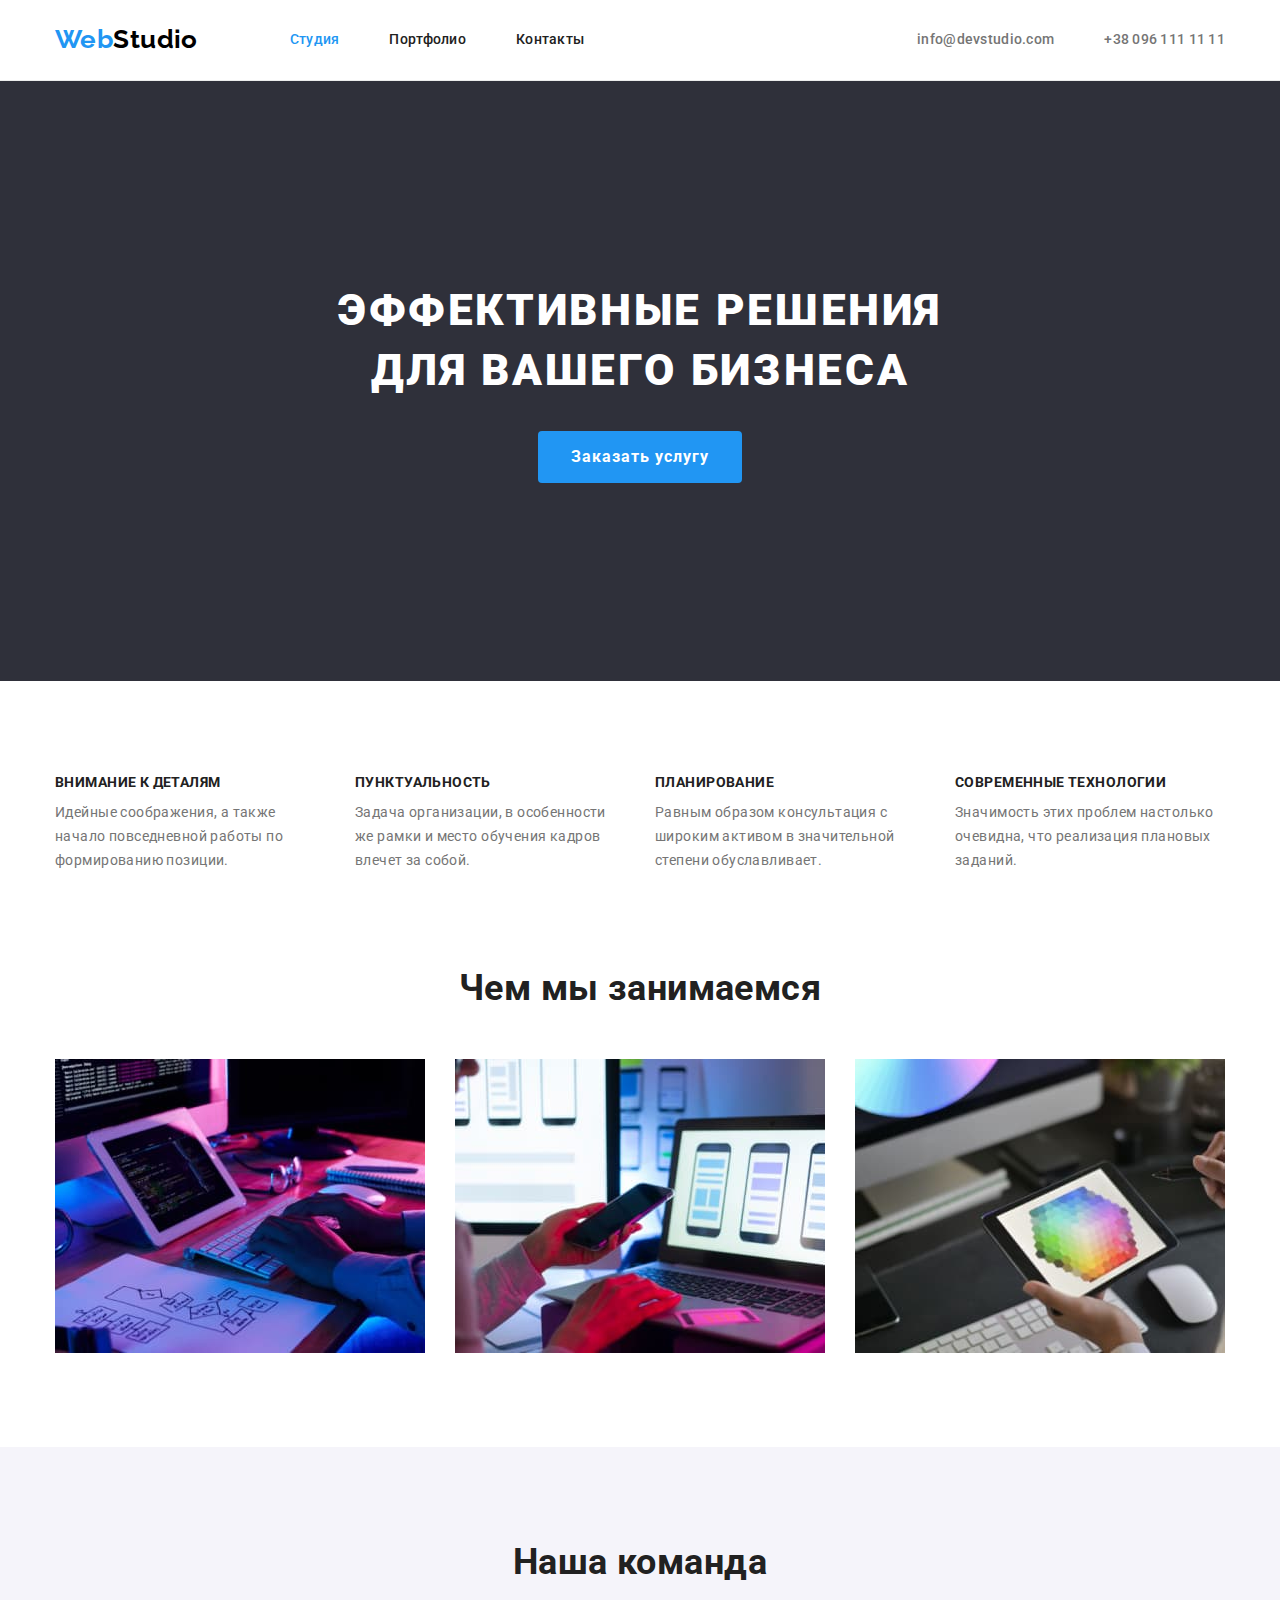
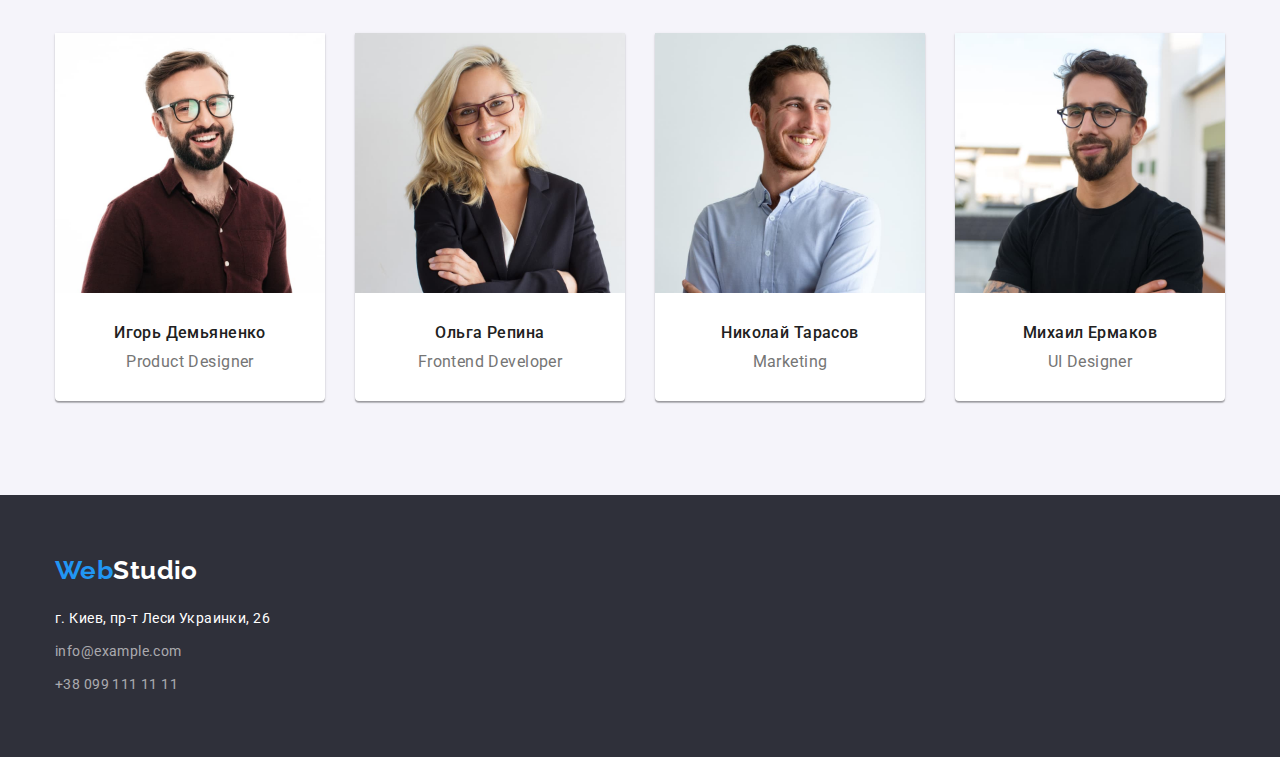
<file: index.html>
<!DOCTYPE html>
<html lang="ru">

<head>
    <meta charset="UTF-8">
    <meta http-equiv="X-UA-Compatible" content="IE=edge">
    <meta name="viewport" content="width=device-width, initial-scale=1.0">
    <title>WebStudio</title>
    <link rel="preconnect" href="https://fonts.gstatic.com">
    <link href="https://fonts.googleapis.com/css2?family=Raleway:wght@700&family=Roboto:wght@400;500;700;900&display=swap"
        rel="stylesheet">
    <link rel="stylesheet" href="./css/styles.css">
</head>
<body>
    <!--Шапка сайта-->
    <header>
        <div class="container">
        <nav class= "main-nav">
            <a href="./index.html" class="logo"><span class="accent">Web</span>Studio</a>

            <ul class="site-nav">
                <li class="item"><a href="./index.html" class="link current">Студия</a></li>
                <li class="item"><a href="./portfolio.html" class="link">Портфолио</a></li>
                <li class="item"><a href="" class="link">Контакты</a></li>
            </ul>
        </nav>

        <ul class="auth-nav">
            <li class="item"><a href="mailto:info@devstudio.com" class="link">info@devstudio.com</a></li>
            <li class="item"><a href="tel:+380961111111" class="link">+38 096 111 11 11</a></li>
        </ul>
        </div>
    </header>
    <main>
        <!--Секция темы сайта-->
        <section class="hero">
            <h1 class="hero-title">эффективные решения <br>для вашего бизнеса</h1>
            <button type="button" class="btn">
                Заказать услугу
            </button>
        </section>
        <!--Секция принципов работы-->
        <section class="skills-section">
            <div class="container">
            <h2 class="visually-hidden">Принципы работы</h2>
            <!--Заголовок будет скрыт-->
            <ul class="skills">
                <li class="item">
                    <h3 class="title">внимание к деталям</h3>
                    <p>Идейные соображения, а также начало повседневной работы по формированию позиции.</p>
                </li>

                <li class="item">
                    <h3 class="title">пунктуальность</h3>
                    <p>Задача организации, в особенности же рамки и место обучения кадров влечет за собой.</p>
                </li>

                <li class="item">
                    <h3 class="title">планирование</h3>
                    <p>Равным образом консультация с широким активом в значительной степени обуславливает.</p>
                </li>

                <li class="item">
                    <h3 class="title">современные технологии</h3>
                    <p>Значимость этих проблем настолько очевидна, что реализация плановых заданий.</p>
                </li>
            </ul>
            </div>
        </section>
        <!--Секция основных занятий-->          
        <section class="work-section">
        <div class="container">
            <h2 class="section-title">Чем мы занимаемся</h2>
            <ul class="work">
                <li class="item"><img src="./images/box1.jpg" alt="программирование на планшете" width="370"></li>
                <li class="item"><img src="./images/box2.jpg" alt="приложение для смартфона" width="370"></li>
                <li class="item"><img src="./images/box3.jpg" alt="цветовая палитра" width="370"></li>
            </ul>
        </div>
        </section>
        <!--Секция про команду-->
        <section class="team-section">
            <div class="container">
            <h2 class="section-title">Наша команда</h2>
            <ul class="team">
                <li class="item">
                    <img src="./images/card1.jpg" alt="сотрудник 1" width="270">
                    <div class="name">
                    <h3 class="title">Игорь Демьяненко</h3>
                    <p lang="en">Product Designer</p>
                    </div>
                </li>
                <li class="item">
                    <img src="./images/card2.jpg" alt="сотрудник 2" width="270">
                    <div class="name">
                    <h3 class="title">Ольга Репина</h3>
                    <p lang="en">Frontend Developer</p>
                    </div>
                </li>
                <li class="item">
                    <img src="./images/card3.jpg" alt="сотрудник 3" width="270">
                    <div class="name">
                    <h3 class="title">Николай Тарасов</h3>
                    <p lang="en">Marketing</p>
                    </div>
                </li>
                <li class="item">
                    <img src="./images/card4.jpg" alt="сотрудник 4" width="270">
                    <div class="name">
                    <h3 class="title">Михаил Ермаков</h3>
                    <p lang="en">UI Designer</p>
                    </div>
                </li>
            </ul>
            </div>
        </section>
    </main>
    <!--Подвал сайта-->

    <footer class="footer">
    <div class="container">
            <a href="./index.html" class="logo"><span class="accent">Web</span>Studio</a>
            <address class="address">
            г. Киев, пр-т Леси Украинки, 26
                <ul class="auth">
                    <li class="item"><a href="mailto:info@example.com" class="link">info@example.com</a></li>
                    <li class="item"><a href="tel:+380991111111" class="link">+38 099 111 11 11</a></li>
                </ul>
            </address>
    </div>
    </footer>
</body>

</html>
</file>
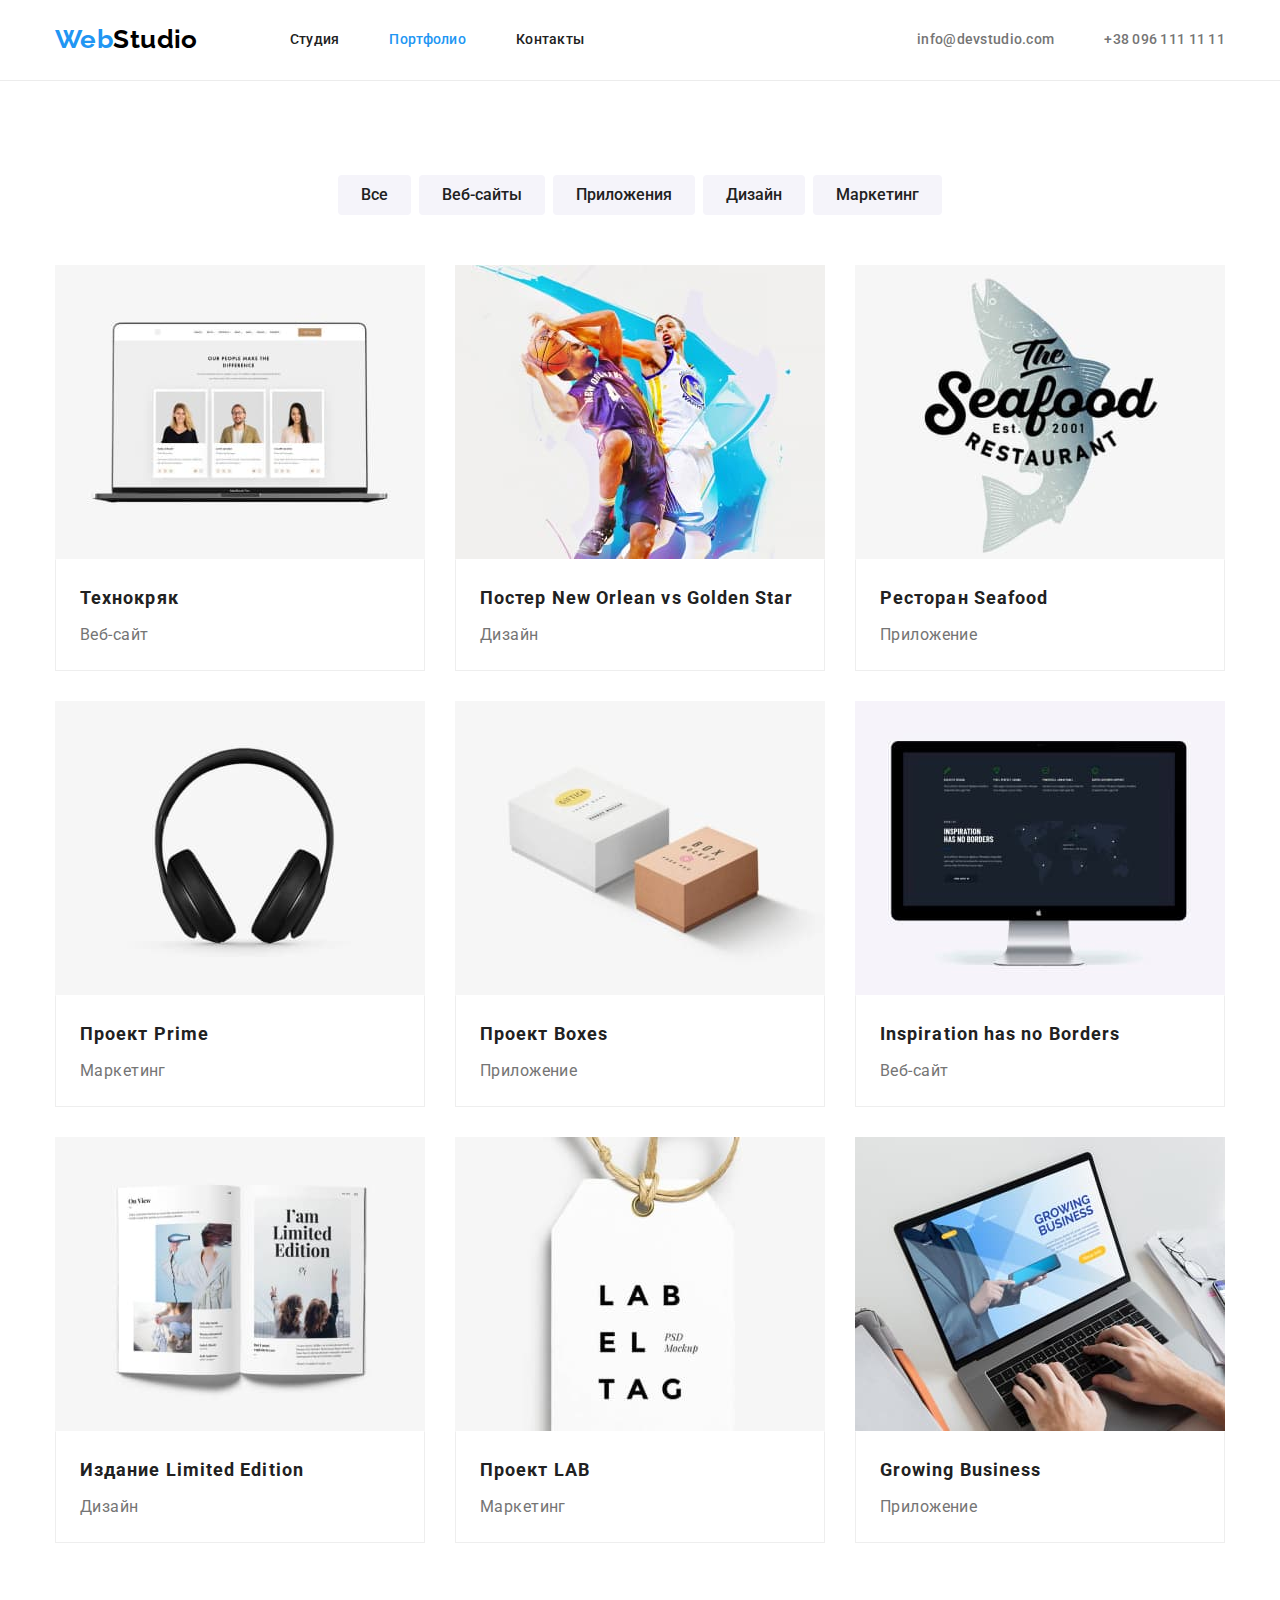
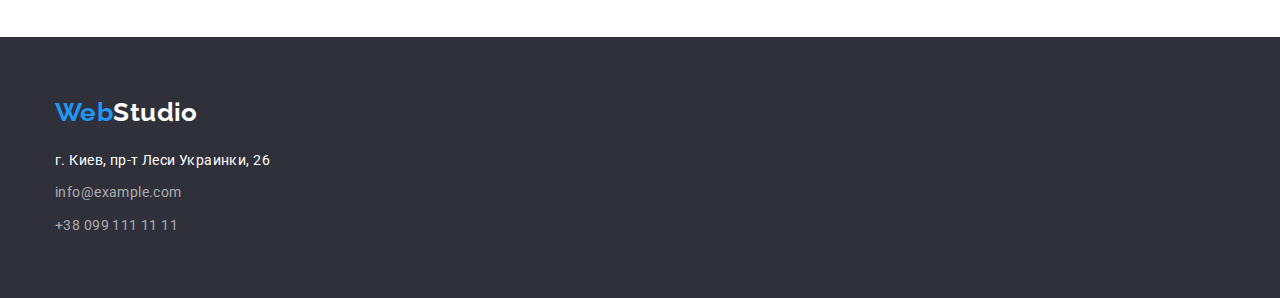
<file: portfolio.html>
<!DOCTYPE html>
<html lang="en">
<head>
    <meta charset="UTF-8">
    <meta http-equiv="X-UA-Compatible" content="IE=edge">
    <meta name="viewport" content="width=device-width, initial-scale=1.0">
    <title>Портфолио</title>
    <link rel="preconnect" href="https://fonts.gstatic.com">
    <link href="https://fonts.googleapis.com/css2?family=Raleway:wght@700&family=Roboto:wght@400;500;700;900&display=swap"
        rel="stylesheet">
    <link rel="stylesheet" href="./css/styles.css">
</head>
<body>
<!--Шапка сайта-->
    <header>
    <div class="container">
        <nav class="main-nav">
            <a href="./index.html" class="logo"><span class="accent">Web</span>Studio</a>

            <ul class="site-nav">
                <li class="item"><a href="./index.html" class="link">Студия</a></li>
                <li class="item"><a href="./portfolio.html" class="link current">Портфолио</a></li>
                <li class="item"><a href="" class="link">Контакты</a></li>
            </ul>
        </nav>

        <ul class="auth-nav">
            <li class="item"><a href="mailto:info@devstudio.com" class="link">info@devstudio.com</a></li>
            <li class="item"><a href="tel:+380961111111" class="link">+38 096 111 11 11</a></li>
        </ul>
    </div>
    </header>
    <main>
        <section class="portfolio-section">
            <div class="container">
            <!--Заголовок будет скрыт-->
            <h1 class="visually-hidden">Примеры работ</h1>
                <!--Фильтры-->
                <ul class="portfolio">
                    <li class="item"><button type="button" class="filter">Все</button></li>
                    <li class="item"><button type="button" class="filter">Веб-сайты</button></li>
                    <li class="item"><button type="button" class="filter">Приложения</button></li>
                    <li class="item"><button type="button" class="filter">Дизайн</button></li>
                    <li class="item"><button type="button" class="filter">Маркетинг</button></li>
                </ul>
                <!--Примеры работ-->
                <ul class="projects">
                    <li class="item"><a href="" class="link">
                            <img src="./images/img1.jpg" alt="сайт с сотрудниками" width="370">
                            <div class="card">
                                <h2 class="title">Технокряк</h2>
                                <p class="text">Веб-сайт</p>
                            </div>
                        </a>
                    </li>
                    <li class="item"><a href="" class="link">
                            <img src="./images/img2.jpg" alt="постер с двумя баскетболистами" width="370">
                            <div class="card">
                                <h2 class="title">Постер <span lang="en">New Orlean vs Golden Star</span></h2>
                                <p class="text">Дизайн</p>
                            </div>
                        </a>
                    </li>
                    <li class="item"><a href="" class="link">
                            <img src="./images/img3.jpg" alt="рыба с названием ресторана" width="370">
                            <div class="card">
                                <h2 class="title">Ресторан <span lang="en">Seafood</span></h2>
                                <p class="text">Приложение</p>
                            </div>
                            </a>
                    </li>
                    <li class="item"><a href="" class="link">
                            <img src="./images/img4.jpg" alt="черные наушники" width="370">
                            <div class="card">
                                <h2 class="title">Проект <span lang="en">Prime</span></h2>
                                <p class="text">Маркетинг</p>
                            </div>
                            </a>
                    </li>
                    <li class="item"><a href="" class="link">
                            <img src="./images/img5.jpg" alt="белая и коричневая коробки" width="370">
                            <div class="card">
                                <h2 class="title">Проект <span lang="en">Boxes</span></h2>
                                <p class="text">Приложение</p>
                            </div>
                        </a>
                    </li>
                    <li class="item"><a href="" class="link">
                            <img src="./images/img6.jpg" alt="сайт с черным экраном и материками" width="370">
                            <div class="card">
                                <h2 class="title" lang="en">Inspiration has no Borders</h2>
                                <p class="text">Веб-сайт</p>
                            </div>
                        </a>
                    </li>
                    <li class="item"><a href="" class="link">
                            <img src="./images/img7.jpg" alt="открытая книга с названием и фото" width="370">
                            <div class="card">
                                <h2 class="title">Издание <span lang="en">Limited Edition</span></h2>
                                <p class="text">Дизайн</p>
                            </div>
                        </a>
                    </li>
                    <li class="item"><a href="" class="link">
                            <img src="./images/img8.jpg" alt="белый ярлык с названием" width="370">
                            <div class="card">
                                <h2 class="title">Проект <span lang="en">LAB</span></h2>
                                <p class="text">Маркетинг</p>
                            </div>
                        </a>
                    </li>
                    <li class="item"><a href="" class="link">
                            <img src="./images/img9.jpg" alt="ноутбук с картинкой мужчины с телефоном на экране" width="370">
                            <div class="card">
                                <h2 class="title" lang="en">Growing Business</h2>
                                <p class="text">Приложение</p>
                            </div>
                        </a>
                    </li>
                </ul>
            </div>
        </section>
    </main>

    <!--Подвал сайта-->
    <footer class="footer">
        <div class="container">
            <a href="./index.html" class="logo"><span class="accent">Web</span>Studio</a>
            <address class="address">
                г. Киев, пр-т Леси Украинки, 26
                <ul class="auth">
                    <li class="item"><a href="mailto:info@example.com" class="link">info@example.com</a></li>
                    <li class="item"><a href="tel:+380991111111" class="link">+38 099 111 11 11</a></li>
                </ul>
            </address>
        </div>
    </footer>
</body>
</html>
</file>
<file: css/styles.css>
/* основной цвет #757575 */
/* акцент #2196F3 */
/* вторичный цвет #212121 */
/* заголовок h1 #ffffff */
/* тел+почта #757575 */
/* адрес #ffffff 60% */
/* вторичный фон #F5F4FA */
/* темный фон #2f303a */
*,
*::before,
*::after {
  box-sizing: border-box;
}
:root {
  --primary-text-color: #757575;
  --secondary-color: #ffffff;
  --title-text-color: #212121;
  --accent-color: #2196f3;
  --logo-text-color: #000000;
  --secondary-bg-color: #f5f4fa;
  --dark-bg-color: #2f303a;
  --button-hover-color: #188ce8;
  --border-color: #eeeeee;
  --header-border-color: #ececec;
}

body {
  margin: 0;
  background-color: var(--secondary-color);
  color: var(--primary-text-color);
  font-family: 'Roboto', sans-serif;
  font-style: normal;
  font-weight: 400;
  font-size: 14px;
  line-height: 1.71;
  letter-spacing: 0.03em;
}
.container {
  margin-left: auto;
  margin-right: auto;
  width: 1200px;
  padding-left: 15px;
  padding-right: 15px;
  /* outline: 2px solid tomato; */
}
header {
  border-bottom: 1px solid var(--header-border-color);
}
header .container {
  display: flex;
}
/* logo*/
.logo,
.logo:hover,
.logo:focus,
.accent {
  color: var(--logo-text-color);
  font-family: 'Raleway', sans-serif;
  font-weight: 700;
  font-size: 26px;
  line-height: 1.2;
  text-decoration: none;
  /* outline: 2px solid tomato; */
}
.footer .logo {
  margin: 0;
  color: var(--secondary-color);
  /* outline: 2px solid tomato; */
}
.accent {
  color: var(--accent-color);
  /* outline: 2px solid tomato; */
}
.logo {
  margin-right: 92px;
}
/* main-nav */
.main-nav {
  display: flex;
  align-items: center;
}
/* site-nav, auth-nav */
.site-nav,
.auth-nav {
  display: flex;
  margin: 0;
  padding: 0;
  font-weight: 500;
  font-size: 14px;
  line-height: 1.14;
  letter-spacing: 0.02em;
  list-style: none;
  /* outline: 2px solid tomato; */
}
.site-nav .item {
  margin-right: 50px;
}
.site-nav .item:last-child {
  margin-right: 0;
}
.auth-nav .item {
  margin-right: 50px;
}
.auth-nav .item:last-child {
  margin-right: 0;
}
.site-nav .link {
  display: block;
  padding-top: 32px;
  padding-bottom: 32px;
  color: var(--title-text-color);
  font-family: inherit;
  text-decoration: none;
  /* outline: 2px solid tomato; */
}
.site-nav .link:hover,
.site-nav .link:focus,
.site-nav .link.current {
  color: var(--accent-color);
  /* outline: 2px solid tomato; */
}
.auth-nav .link {
  color: inherit;
  font-family: inherit;
  text-decoration: none;
  /* outline: 2px solid tomato; */
}
.auth-nav .link:hover,
.auth-nav .link:focus {
  color: var(--accent-color);
  /* outline: 2px solid tomato; */
}
.auth-nav {
  margin-left: auto;
  align-items: center;
}
/* секции */
img {
  display: block;
}
/* герой */
.hero-title {
  margin-top: 0;
  margin-bottom: 30px;
  padding: 0;
  color: var(--secondary-color);
  font-weight: 900;
  font-size: 44px;
  line-height: 1.36;
  letter-spacing: 0.06em;
  text-transform: uppercase;
  /* outline: 2px solid tomato; */
}
.hero {
  padding-top: 200px;
  min-height: 600px;
  background-color: var(--dark-bg-color);
  /* outline: 2px solid tomato; */
  text-align: center;
}
/* button */
.btn {
  display: inline-block;
  border: 1px solid transparent;
  border-radius: 4px;
  min-width: 200px;
  padding: 10px 32px;
  text-align: center;
  color: var(--secondary-color);
  background-color: var(--accent-color);
  font-family: inherit;
  font-weight: 700;
  font-size: 16px;
  line-height: 1.87;
  letter-spacing: 0.06em;
  cursor: pointer;
  /* outline: 2px solid tomato; */
}
.btn:hover,
.btn:focus {
  background-color: var(--button-hover-color);
  /* outline: 2px solid tomato; */
}
/* skills */
.section-title {
  margin: 0;
  margin-bottom: 50px;
  color: var(--title-text-color);
  font-weight: 700;
  font-size: 36px;
  line-height: 1.17;
  text-align: center;
  /* outline: 2px solid tomato; */
}
.skills-section {
  padding-top: 94px;
  padding-bottom: 94px;
  /* outline: 2px solid tomato; */
}
.skills {
  display: flex;
  flex-wrap: wrap;
  list-style: none;
  margin: 0;
  margin-left: -30px;
  padding: 0;
  /* outline: 2px solid tomato; */
}
.skills .title {
  margin: 0;
  margin-bottom: 10px;
  color: var(--title-text-color);
  font-weight: 700;
  font-size: 14px;
  line-height: 1.14;
  text-transform: uppercase;
  /* outline: 2px solid tomato; */
}
.skills p {
  margin: 0;
  /* outline: 2px solid tomato; */
}
.skills .item {
  width: 270px;
  margin-left: 30px;
}
.visually-hidden {
  position: absolute;
  width: 1px;
  height: 1px;
  margin: -1px;
  border: 0;
  padding: 0;

  white-space: nowrap;
  clip-path: inset(100%);
  clip: rect(0 0 0 0);
  overflow: hidden;
}
/* основные занятия */
.work {
  display: flex;
  flex-wrap: wrap;
  list-style: none;
  margin: 0;
  margin-left: -30px;
  padding: 0;
  /* outline: 2px solid tomato; */
}
.work .item {
  margin-left: 30px;
}
.work-section {
  padding-bottom: 94px;
  /* outline: 2px solid tomato; */
}
/* team */
.team-section {
  background-color: var(--secondary-bg-color);
}
.team-section {
  padding-top: 94px;
  padding-bottom: 94px;
}
.team {
  display: flex;
  flex-wrap: wrap;
  margin: 0;
  margin-left: -30px;
  padding: 0;
  font-size: 16px;
  line-height: 1.19;
  text-align: center;
  list-style: none;
  /* outline: 2px solid tomato; */
}
.team .item {
  margin-left: 30px;
  width: 270px;
  background-color: var(--secondary-color);
  box-shadow: 0px 1px 3px rgba(0, 0, 0, 0.12), 0px 1px 1px rgba(0, 0, 0, 0.14),
    0px 2px 1px rgba(0, 0, 0, 0.2);
  border-radius: 0px 0px 4px 4px;
}
.name {
  padding: 30px 0;
}
.team .title {
  margin: 0;
  margin-bottom: 10px;
  color: var(--title-text-color);
  font-size: 16px;
  font-weight: 500;
  /* outline: 2px solid tomato; */
}
.team p {
  margin: 0px;
}
/* footer */
.footer {
  padding-top: 60px;
  padding-bottom: 60px;
  background-color: var(--dark-bg-color);
  /* outline: 2px solid tomato; */
}
.footer .container {
  background-color: var(--dark-bg-color);
  /* outline: 2px solid tomato; */
}
/* address */
.address {
  padding: 0;
  margin-top: 20px;
  color: var(--secondary-color);
  font-family: inherit;
  font-style: inherit;
  /* outline: 2px solid tomato; */
}
.auth {
  list-style: none;
  padding: 0;
  margin: 0;
  margin-top: 9px;
  /* outline: 2px solid tomato; */
}
.address .link {
  color: rgba(255, 255, 255, 0.6);
  text-decoration: none;
  /* outline: 2px solid tomato; */
}
.address .link:hover,
.address .link:focus {
  color: var(--accent-color);
  /* outline: 2px solid tomato; */
}
.auth .item:last-child {
  margin-top: 9px;
}
/* портфолио*/
.portfolio-section {
  padding-top: 94px;
  padding-bottom: 94px;
}
.portfolio {
  display: flex;
  flex-wrap: wrap;
  justify-content: center;
  margin: 0;
  margin-left: -8px;
  padding: 0;
  list-style: none;
  /* outline: 2px solid tomato; */
}
.portfolio .item {
  margin-left: 8px;
}
.portfolio .filter {
  display: inline-block;
  border: 1px solid transparent;
  border-radius: 4px;
  padding: 6px 22px;
  text-align: center;
  color: var(--title-text-color);
  background-color: var(--secondary-bg-color);
  border-color: transparent;
  font-family: inherit;
  font-weight: 500;
  font-size: 16px;
  line-height: 1.62;
  cursor: pointer;
  /* outline: 2px solid tomato; */
}
.portfolio .filter:hover,
.portfolio .filter:focus {
  color: var(--secondary-color);
  background-color: var(--accent-color);
  border-color: transparent;
  /* outline: 2px solid tomato; */
}
.projects {
  display: flex;
  flex-wrap: wrap;
  margin-top: 50px;
  margin-right: 0;
  margin-left: -30px;
  margin-bottom: -30px;
  padding: 0;
  list-style: none;
  /* outline: 2px solid tomato; */
}
.projects .item {
  margin-left: 30px;
  margin-bottom: 30px;
  width: 370px;
  /* outline: 2px solid tomato; */
}
.projects .item .card {
  border: 1px solid var(--border-color);
  border-top: 1px solid transparent;
  padding: 20px 24px;
  /* outline: 2px solid tomato; */
}
.projects .title {
  margin: 0;
  margin-bottom: 4px;
  color: var(--title-text-color);
  font-weight: 700;
  font-size: 18px;
  line-height: 2;
  letter-spacing: 0.06em;
  /* outline: 2px solid tomato; */
}
.projects .link {
  color: inherit;
  text-decoration: none;
  /* outline: 2px solid tomato;*/
}

.text {
  margin: 0;
  font-size: 16px;
  line-height: 1.87;
  /* outline: 2px solid tomato; */
}
</file>
